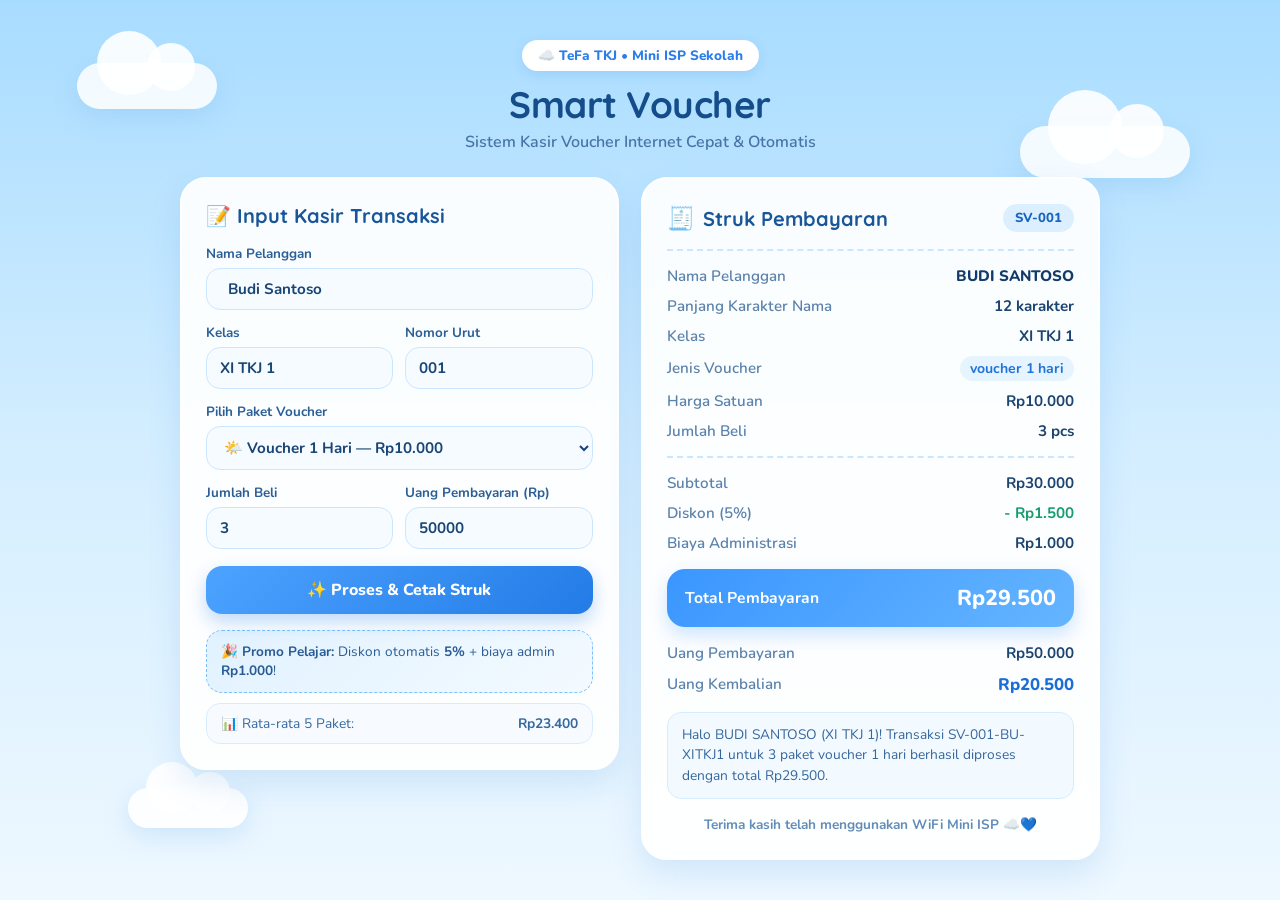
<file: index.html>
<!DOCTYPE html>
<html lang="id">
<head>
  <meta charset="UTF-8">
  <meta name="viewport" content="width=device-width, initial-scale=1.0">
  <title>SMART VOUCHER — Mini ISP Sekolah</title>
  <link rel="preconnect" href="https://fonts.googleapis.com">
  <link rel="preconnect" href="https://fonts.gstatic.com" crossorigin>
  <link href="https://fonts.googleapis.com/css2?family=Nunito:wght@400;600;700;800&family=Quicksand:wght@600;700&display=swap" rel="stylesheet">
  <link rel="stylesheet" href="style.css">
</head>
<body>
  <!-- Dekorasi Awan Melayang -->
  <div class="cloud cloud-1" aria-hidden="true"></div>
  <div class="cloud cloud-2" aria-hidden="true"></div>
  <div class="cloud cloud-3" aria-hidden="true"></div>

  <main class="app-wrapper">
    <header class="app-header">
      <div class="badge-pill">☁️ TeFa TKJ • Mini ISP Sekolah</div>
      <h1>Smart Voucher</h1>
      <p>Sistem Kasir Voucher Internet Cepat &amp; Otomatis</p>
    </header>

    <div class="content-grid">
      <!-- Kartu Kiri: Form Kasir + Daftar Harga -->
      <section class="card form-card">
        <h2>📝 Input Kasir Transaksi</h2>

        <form id="kasir-form" class="kasir-form">
          <div class="input-group">
            <label for="in-nama">Nama Pelanggan</label>
            <input type="text" id="in-nama" placeholder="Contoh: Budi Santoso" value="  Budi Santoso  " required>
          </div>

          <div class="input-row">
            <div class="input-group">
              <label for="in-kelas">Kelas</label>
              <input type="text" id="in-kelas" placeholder="XI TKJ 1" value="XI TKJ 1" required>
            </div>
            <div class="input-group">
              <label for="in-nomor">Nomor Urut</label>
              <input type="text" id="in-nomor" placeholder="001" value="001" required>
            </div>
          </div>

          <div class="input-group">
            <label for="in-paket">Pilih Paket Voucher</label>
            <select id="in-paket">
              <option value="1 Jam|2000">⏱️ Voucher 1 Jam — Rp2.000</option>
              <option value="3 Jam|5000">⚡ Voucher 3 Jam — Rp5.000</option>
              <option value="1 Hari|10000" selected>🌤️ Voucher 1 Hari — Rp10.000</option>
              <option value="7 Hari|25000">🌈 Voucher 7 Hari — Rp25.000</option>
              <option value="30 Hari|75000">🚀 Voucher 30 Hari — Rp75.000</option>
            </select>
          </div>

          <div class="input-row">
            <div class="input-group">
              <label for="in-jumlah">Jumlah Beli</label>
              <input type="number" id="in-jumlah" min="1" value="3" required>
            </div>
            <div class="input-group">
              <label for="in-bayar">Uang Pembayaran (Rp)</label>
              <input type="number" id="in-bayar" min="0" step="500" value="50000" required>
            </div>
          </div>

          <button type="submit" class="btn-submit" id="btn-proses">
            ✨ Proses &amp; Cetak Struk
          </button>
        </form>

        <div class="promo-box">
          <p>🎉 <strong>Promo Pelajar:</strong> Diskon otomatis <strong>5%</strong> + biaya admin <strong>Rp1.000</strong>!</p>
        </div>

        <div class="avg-box">
          <span>📊 Rata-rata 5 Paket:</span>
          <strong id="rata-rata-harga">-</strong>
        </div>
      </section>

      <!-- Kartu Kanan: Struk Transaksi Digital -->
      <section class="card receipt-card">
        <div class="receipt-top">
          <span class="receipt-icon">🧾</span>
          <h2>Struk Pembayaran</h2>
          <span class="trx-badge" id="out-kode">-</span>
        </div>

        <div class="receipt-divider"></div>

        <div class="receipt-rows">
          <div class="row">
            <span class="label">Nama Pelanggan</span>
            <span class="value bold" id="out-nama">-</span>
          </div>
          <div class="row">
            <span class="label">Panjang Karakter Nama</span>
            <span class="value" id="out-panjang-nama">-</span>
          </div>
          <div class="row">
            <span class="label">Kelas</span>
            <span class="value" id="out-kelas">-</span>
          </div>
          <div class="row">
            <span class="label">Jenis Voucher</span>
            <span class="value pill-blue" id="out-voucher">-</span>
          </div>
          <div class="row">
            <span class="label">Harga Satuan</span>
            <span class="value" id="out-harga">-</span>
          </div>
          <div class="row">
            <span class="label">Jumlah Beli</span>
            <span class="value" id="out-jumlah">-</span>
          </div>
        </div>

        <div class="receipt-divider"></div>

        <div class="receipt-rows">
          <div class="row">
            <span class="label">Subtotal</span>
            <span class="value" id="out-subtotal">-</span>
          </div>
          <div class="row discount">
            <span class="label">Diskon (5%)</span>
            <span class="value" id="out-diskon">-</span>
          </div>
          <div class="row">
            <span class="label">Biaya Administrasi</span>
            <span class="value" id="out-admin">-</span>
          </div>
        </div>

        <div class="total-banner">
          <span>Total Pembayaran</span>
          <strong id="out-total">-</strong>
        </div>

        <div class="receipt-rows payment-section">
          <div class="row">
            <span class="label">Uang Pembayaran</span>
            <span class="value" id="out-bayar">-</span>
          </div>
          <div class="row change">
            <span class="label">Uang Kembalian</span>
            <span class="value" id="out-kembalian">-</span>
          </div>
        </div>

        <div class="summary-note" id="out-ringkasan">
          Silakan isi form di samping lalu klik "Proses &amp; Cetak Struk".
        </div>

        <div class="receipt-footer">
          Terima kasih telah menggunakan WiFi Mini ISP ☁️💙
        </div>
      </section>
    </div>
  </main>

  <script src="script.js"></script>
</body>
</html>
</file>
<file: style.css>
* {
  box-sizing: border-box;
  margin: 0;
  padding: 0;
}

body {
  font-family: 'Nunito', sans-serif;
  min-height: 100vh;
  background: linear-gradient(180deg, #a8dcff 0%, #d4eeff 50%, #eef8ff 100%);
  color: #1e4268;
  display: flex;
  justify-content: center;
  align-items: center;
  padding: 28px 16px;
  position: relative;
  overflow-x: hidden;
}

/* Dekorasi Awan Lucu */
.cloud {
  position: fixed;
  background: rgba(255, 255, 255, 0.85);
  border-radius: 999px;
  box-shadow: 0 8px 24px rgba(114, 179, 232, 0.25);
  z-index: 0;
  pointer-events: none;
}

.cloud::before,
.cloud::after {
  content: '';
  position: absolute;
  background: rgba(255, 255, 255, 0.9);
  border-radius: 50%;
}

.cloud-1 {
  width: 140px;
  height: 46px;
  top: 7%;
  left: 6%;
  animation: floatCloud 7s ease-in-out infinite;
}
.cloud-1::before {
  width: 64px;
  height: 64px;
  top: -32px;
  left: 20px;
}
.cloud-1::after {
  width: 48px;
  height: 48px;
  top: -20px;
  right: 22px;
}

.cloud-2 {
  width: 170px;
  height: 52px;
  top: 14%;
  right: 7%;
  animation: floatCloud 9s ease-in-out infinite reverse;
}
.cloud-2::before {
  width: 74px;
  height: 74px;
  top: -36px;
  left: 28px;
}
.cloud-2::after {
  width: 54px;
  height: 54px;
  top: -22px;
  right: 26px;
}

.cloud-3 {
  width: 120px;
  height: 40px;
  bottom: 8%;
  left: 10%;
  animation: floatCloud 8s ease-in-out infinite;
}
.cloud-3::before {
  width: 52px;
  height: 52px;
  top: -26px;
  left: 18px;
}
.cloud-3::after {
  width: 40px;
  height: 40px;
  top: -16px;
  right: 18px;
}

@keyframes floatCloud {
  0%, 100% {
    transform: translateY(0px);
  }
  50% {
    transform: translateY(-10px);
  }
}

.app-wrapper {
  width: 100%;
  max-width: 920px;
  position: relative;
  z-index: 1;
}

.app-header {
  text-align: center;
  margin-bottom: 24px;
}

.badge-pill {
  display: inline-block;
  background: #ffffff;
  color: #2b7de9;
  font-weight: 800;
  font-size: 0.85rem;
  padding: 6px 16px;
  border-radius: 999px;
  box-shadow: 0 4px 12px rgba(43, 125, 233, 0.15);
  margin-bottom: 10px;
}

.app-header h1 {
  font-family: 'Quicksand', sans-serif;
  font-size: 2.3rem;
  font-weight: 700;
  color: #154c8a;
  letter-spacing: -0.5px;
}

.app-header p {
  color: #4674a6;
  font-size: 1rem;
  margin-top: 4px;
  font-weight: 600;
}

.content-grid {
  display: grid;
  grid-template-columns: 1.05fr 1.1fr;
  gap: 22px;
  align-items: start;
}

.card {
  background: rgba(255, 255, 255, 0.92);
  backdrop-filter: blur(10px);
  border: 2px solid #ffffff;
  border-radius: 26px;
  padding: 24px;
  box-shadow: 0 14px 32px rgba(70, 145, 215, 0.16);
}

.card h2 {
  font-family: 'Quicksand', sans-serif;
  font-size: 1.25rem;
  color: #195699;
  margin-bottom: 16px;
}

/* Form Input Kasir */
.kasir-form {
  display: flex;
  flex-direction: column;
  gap: 13px;
  margin-bottom: 16px;
}

.input-row {
  display: grid;
  grid-template-columns: 1fr 1fr;
  gap: 12px;
}

.input-group {
  display: flex;
  flex-direction: column;
  gap: 5px;
}

.input-group label {
  font-size: 0.84rem;
  font-weight: 700;
  color: #2c5f96;
}

.input-group input,
.input-group select {
  width: 100%;
  padding: 10px 13px;
  border: 1.5px solid #cbe6ff;
  border-radius: 14px;
  background: #f5fbff;
  font-family: 'Nunito', sans-serif;
  font-size: 0.95rem;
  font-weight: 700;
  color: #194575;
  outline: none;
  transition: border-color 0.2s ease, box-shadow 0.2s ease, background 0.2s ease;
}

.input-group input:focus,
.input-group select:focus {
  background: #ffffff;
  border-color: #3b96ff;
  box-shadow: 0 0 0 3px rgba(59, 150, 255, 0.18);
}

.btn-submit {
  margin-top: 4px;
  width: 100%;
  border: none;
  background: linear-gradient(135deg, #4da3ff, #237be6);
  color: #ffffff;
  font-family: 'Nunito', sans-serif;
  font-size: 1rem;
  font-weight: 800;
  padding: 13px;
  border-radius: 16px;
  cursor: pointer;
  box-shadow: 0 8px 18px rgba(35, 123, 230, 0.28);
  transition: transform 0.2s ease, box-shadow 0.2s ease;
}

.btn-submit:hover {
  transform: translateY(-2px);
  box-shadow: 0 10px 22px rgba(35, 123, 230, 0.36);
}

.btn-submit:active {
  transform: translateY(0);
}

.promo-box {
  background: linear-gradient(135deg, #e1f2ff, #f3faff);
  border: 1.5px dashed #7cc0ff;
  border-radius: 16px;
  padding: 11px 14px;
  font-size: 0.85rem;
  color: #295c94;
  line-height: 1.45;
  margin-bottom: 10px;
}

.avg-box {
  display: flex;
  justify-content: space-between;
  align-items: center;
  background: #f7fbff;
  border: 1px solid #d8ecff;
  border-radius: 14px;
  padding: 10px 14px;
  font-size: 0.86rem;
  color: #36699e;
}

/* Struk Pembayaran */
.receipt-top {
  display: flex;
  align-items: center;
  justify-content: space-between;
  gap: 8px;
}

.receipt-top h2 {
  margin-bottom: 0;
  flex: 1;
}

.receipt-icon {
  font-size: 1.4rem;
}

.trx-badge {
  background: #dcefff;
  color: #1964bd;
  font-weight: 800;
  font-size: 0.82rem;
  padding: 5px 12px;
  border-radius: 999px;
}

.receipt-divider {
  border-top: 2px dashed #cce6ff;
  margin: 15px 0;
}

.receipt-rows {
  display: flex;
  flex-direction: column;
  gap: 10px;
}

.row {
  display: flex;
  justify-content: space-between;
  align-items: center;
  font-size: 0.95rem;
}

.label {
  color: #5b82ab;
  font-weight: 600;
}

.value {
  color: #1c4470;
  font-weight: 700;
  text-align: right;
}

.value.bold {
  font-weight: 800;
  color: #123b69;
}

.pill-blue {
  background: #e6f4ff;
  color: #1f74d8;
  padding: 3px 10px;
  border-radius: 999px;
  font-size: 0.88rem;
}

.row.discount .value {
  color: #179c6b;
}

.total-banner {
  margin: 16px 0;
  background: linear-gradient(135deg, #3a96ff, #65b5ff);
  color: #ffffff;
  border-radius: 18px;
  padding: 14px 18px;
  display: flex;
  justify-content: space-between;
  align-items: center;
  box-shadow: 0 8px 18px rgba(58, 150, 255, 0.25);
}

.total-banner span {
  font-weight: 700;
  font-size: 0.98rem;
}

.total-banner strong {
  font-size: 1.35rem;
  font-weight: 800;
}

.row.change .value {
  color: #1b6ed6;
  font-size: 1.05rem;
  font-weight: 800;
}

.summary-note {
  margin-top: 16px;
  background: #f2f9ff;
  border-radius: 14px;
  padding: 12px 14px;
  font-size: 0.86rem;
  color: #35679c;
  line-height: 1.5;
  border: 1px solid #d6ecff;
}

.receipt-footer {
  text-align: center;
  margin-top: 16px;
  font-size: 0.85rem;
  font-weight: 700;
  color: #638db8;
}

@media (max-width: 760px) {
  .content-grid {
    grid-template-columns: 1fr;
  }
}
</file>
